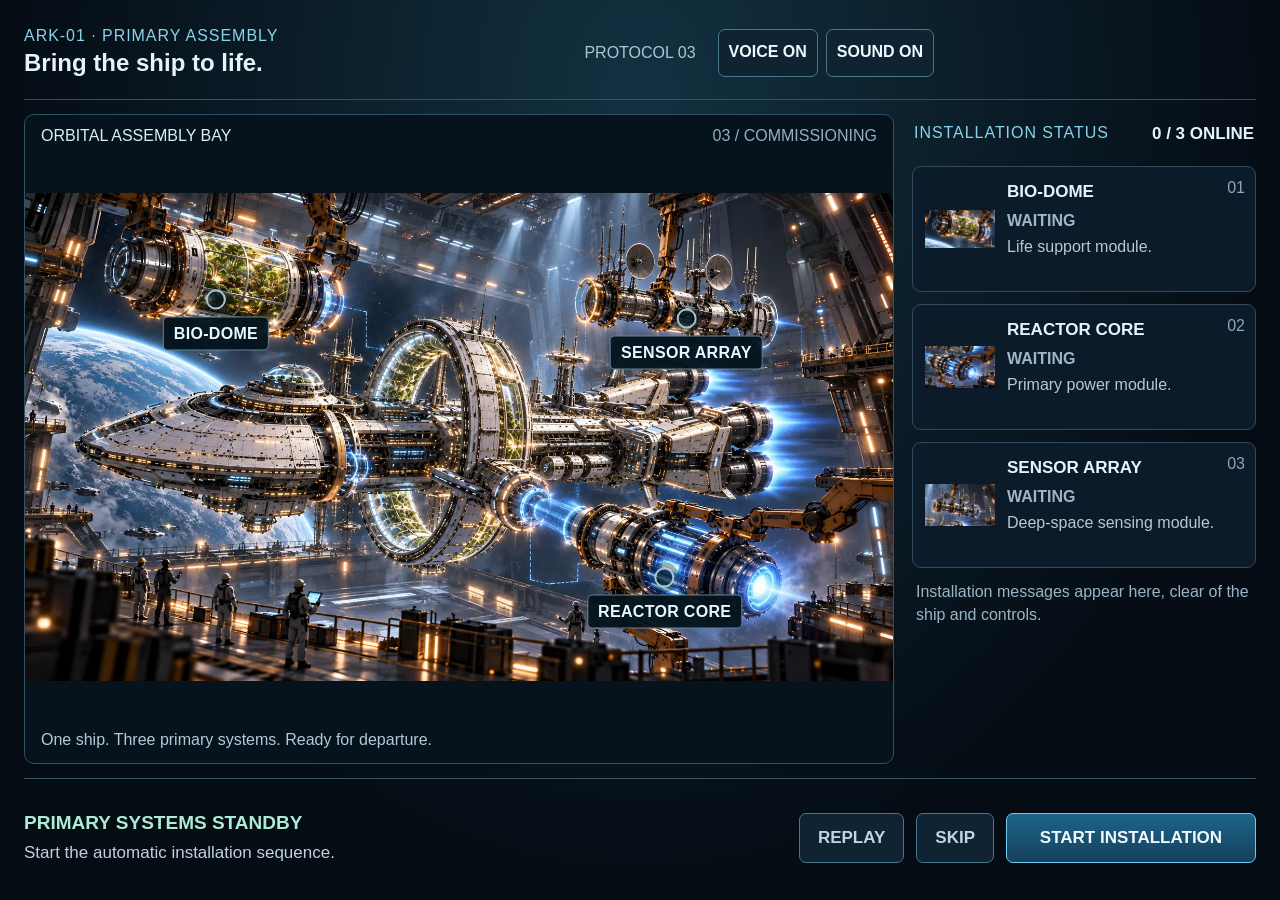
<file: assembly/index.html>
<!doctype html><html lang="en"><head><meta charset="utf-8"><meta name="viewport" content="width=device-width,initial-scale=1"><title>ARK-01 · Primary Assembly</title><link rel="stylesheet" href="preview.css"></head><body>
<header><div><span class="eyebrow">ARK-01 · PRIMARY ASSEMBLY</span><h1>Bring the ship to life.</h1></div><span class="preview-tag">PROTOCOL 03</span><div class="assembly-audio"><button id="audio" aria-pressed="true">VOICE ON</button><button id="sound">SOUND ON</button></div></header>
<main><section class="visual" aria-label="Orbital assembly bay"><div class="scene-caption">ORBITAL ASSEMBLY BAY <span>03 / COMMISSIONING</span></div><div class="image-space"><div class="ship-stage"><img class="ship" src="../assets/images/ark01/ark01-module-bay.webp" alt="ARK-01 in its orbital assembly bay, with Bio-Dome upper left, Sensor Array upper right and Reactor Core lower right"><div class="anchor bio" data-module="0"><i></i><span>BIO-DOME</span></div><div class="anchor reactor" data-module="1"><i></i><span>REACTOR CORE</span></div><div class="anchor sensor" data-module="2"><i></i><span>SENSOR ARRAY</span></div></div></div><div class="visual-caption">One ship. Three primary systems. Ready for departure.</div></section>
<aside aria-label="Installation notifications"><div class="rail-heading"><span class="eyebrow">INSTALLATION STATUS</span><b id="count">0 / 3 ONLINE</b></div><div class="notifications" aria-live="polite" aria-atomic="false">
<article id="notice0" class="notice"><img src="../assets/images/ark01/modules/bio-dome.webp" alt="Bio-Dome module"><div><h2>BIO-DOME</h2><p class="status">WAITING</p><p class="detail">Life support module.</p></div><span class="check" aria-hidden="true">01</span></article>
<article id="notice1" class="notice"><img src="../assets/images/ark01/modules/power-core.webp" alt="Reactor module"><div><h2>REACTOR CORE</h2><p class="status">WAITING</p><p class="detail">Primary power module.</p></div><span class="check" aria-hidden="true">02</span></article>
<article id="notice2" class="notice"><img src="../assets/images/ark01/modules/sensor-array.webp" alt="Sensor module"><div><h2>SENSOR ARRAY</h2><p class="status">WAITING</p><p class="detail">Deep-space sensing module.</p></div><span class="check" aria-hidden="true">03</span></article></div><p id="railNote">Installation messages appear here, clear of the ship and controls.</p></aside></main>
<footer><div class="footer-copy" aria-live="polite"><b id="headline">PRIMARY SYSTEMS STANDBY</b><p id="instruction">Start the automatic installation sequence.</p></div><div class="controls"><button id="replay" class="secondary">REPLAY</button><button id="skip" class="secondary">SKIP</button><button id="action" class="primary">START INSTALLATION</button></div></footer>
<script src="../voices.js"></script><script src="preview.js"></script></body></html>
</file>
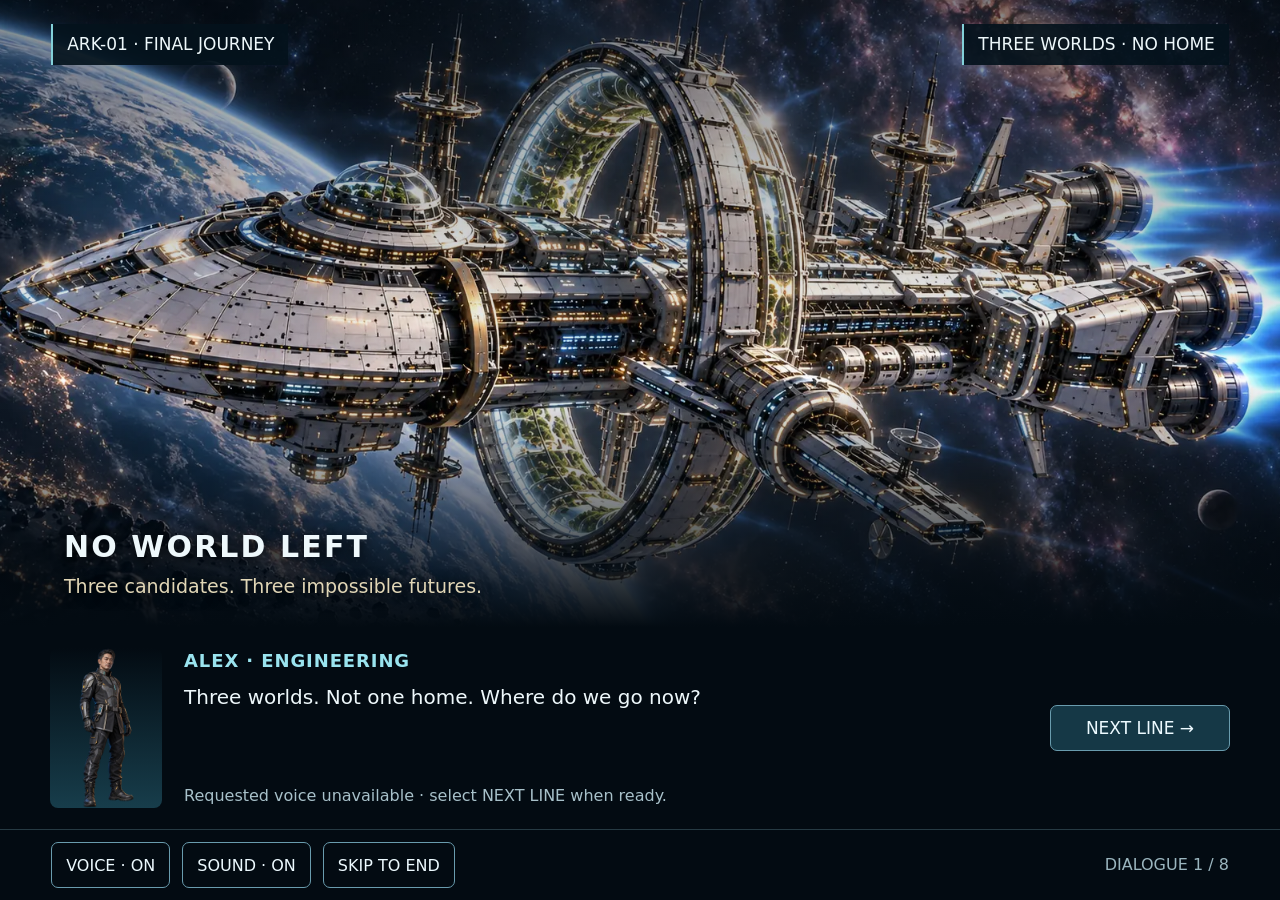
<file: ending/index.html>
<!doctype html><html lang="en"><head><meta charset="utf-8"><meta name="viewport" content="width=device-width,initial-scale=1"><title>ARK-01 · Final Journey</title><link rel="stylesheet" href="preview.css"></head><body>
<main id="film" data-scene="silence"><section class="visual"><img id="scene" src="../assets/images/ark01/ark01-deep-space.webp" alt="ARK-01 in deep space"><div class="shade"></div><div class="atmosphere"></div><div class="rings"><i></i><i></i><i></i></div><header><span>ARK-01 · FINAL JOURNEY</span><span id="stage">THREE WORLDS · NO HOME</span></header><div class="reveal"><h1 id="title">ONE LAST SIGNAL</h1><p id="subtitle">One more signal. One more chance.</p></div></section>
<section class="dialogue"><img id="portrait" src="../captain_marcus.webp" alt="Marcus"><div class="spoken"><div id="speaker">MARCUS · NAVIGATION</div><p id="line" aria-live="polite">Three worlds behind us. None could sustain human life. Then, just as the bridge falls silent, the receiver detects an unidentified signal.</p><span id="status" role="status">Final journey begins…</span></div><nav><span id="play" hidden></span><button id="next" hidden>NEXT LINE →</button><button id="replay" hidden>REPLAY</button><button id="summary" hidden>VIEW JOURNEY SUMMARY</button></nav></section>
<footer><button id="audio">VOICE · ON</button><button id="effects">SOUND · ON</button><button id="skip" hidden>SKIP TO END</button><span id="progress">ARK-01 · FINAL TRANSMISSION</span></footer></main><script src="../voices.js"></script><script src="preview.js"></script></body></html>
</file>
<file: assembly/preview.css>
:root{color-scheme:dark;font-family:Segoe UI,Arial,sans-serif;color:#e5f3fc;background:#050c14;font-size:17px}*{box-sizing:border-box}body{margin:0;height:100dvh;display:grid;grid-template-rows:82px minmax(0,1fr) 104px;gap:14px;padding:18px 24px;background:radial-gradient(ellipse at 50% 10%,#123141,#050c14 70%)}h1,h2,p{margin:0}header{display:flex;align-items:center;gap:22px;border-bottom:1px solid #315365;padding-bottom:12px}header>div{flex:1}h1{font-size:24px;font-weight:650;line-height:1.4}.eyebrow{font-size:16px;letter-spacing:.06em;color:#8ad4e9}.preview-tag{font-size:16px;color:#afc6d1}button{font-family:inherit;font-size:17px;line-height:1.3;font-weight:650;color:#effaff;background:#102332;border:1px solid #49768c;border-radius:7px;padding:13px 18px;min-height:48px;cursor:pointer}button:hover:not(:disabled){background:#24465a;border-color:#91e6ff}button:focus-visible{outline:3px solid #b9f4ff;outline-offset:3px}button:disabled{opacity:.45;cursor:default}main{min-height:0;display:grid;grid-template-columns:minmax(0,1fr) 344px;gap:18px}.visual{min-width:0;min-height:0;display:grid;grid-template-rows:auto minmax(0,1fr) auto;border:1px solid #315165;border-radius:10px;background:#06121c;overflow:hidden}.scene-caption{padding:12px 16px;display:flex;justify-content:space-between;gap:10px;color:#d9eef7;font-size:16px}.scene-caption span{color:#92b0c0}.image-space{min-height:0;min-width:0;display:grid;place-items:center;container-type:size}.ship-stage{position:relative;width:min(100cqw,calc(100cqh * 1672 / 941));aspect-ratio:1672/941;max-width:100%;max-height:100%;isolation:isolate}.ship{display:block;width:100%;height:100%;object-fit:contain}.visual-caption{padding:12px 16px;color:#b2cad8;font-size:16px;line-height:1.4}.anchor{position:absolute;transform:translate(-50%,-50%);display:flex;flex-direction:column;align-items:center;gap:7px;pointer-events:none}.anchor.bio{left:22%;top:26%}.anchor.sensor{left:76.2%;top:30%}.anchor.reactor{left:73.7%;top:83%}.anchor i{display:block;width:20px;height:20px;border:2px solid #a5c5cf;border-radius:50%;background:#051723b8;box-shadow:0 0 0 5px #02121b55}.anchor span{display:block;padding:7px 10px;background:#04131df2;color:#e8f8ff;border:1px solid #638597;border-radius:5px;white-space:nowrap;font-size:16px;font-weight:700;letter-spacing:.02em}.anchor.active i{border-color:#83eaff;background:#63cbe4;animation:beacon 1s ease-in-out infinite}.anchor.active span{border-color:#83eaff}.anchor.done i{background:#82e9b5;border-color:#afffce;box-shadow:0 0 14px #80e5b877}.anchor.done span{color:#b9ffd5;border-color:#64b58f}.anchor.snap{animation:snap .7s ease-out}aside{min-height:0;display:flex;flex-direction:column;gap:12px}.rail-heading{display:flex;flex-wrap:wrap;justify-content:space-between;gap:8px;padding:10px 2px}.rail-heading b{font-size:17px}.notifications{display:grid;gap:12px}.notice{position:relative;display:grid;grid-template-columns:70px minmax(0,1fr);gap:12px;min-height:126px;padding:14px 12px;border:1px solid #334c5d;border-radius:9px;background:#0c1b29}.notice img{width:70px;height:90px;object-fit:contain;align-self:center}.notice h2{font-size:17px;line-height:1.35;padding-right:20px}.notice p{font-size:16px;line-height:1.4}.notice .status{margin:6px 0 4px;color:#9db7c7;font-weight:700}.notice .detail{color:#b5c9d5}.notice .check{position:absolute;right:10px;top:12px;font-size:16px;color:#8ca8b7}.notice.active{border-color:#76d9ed;background:#112c3b;box-shadow:inset 3px 0 #7ce0ee}.notice.active .status{color:#9aefff}.notice.done{border-color:#528875;background:#102b2b}.notice.done .status,.notice.done .check{color:#afffd0}.notice.reveal{animation:noticeIn .4s ease-out}#railNote{font-size:16px;line-height:1.45;color:#9ab5c5;padding:0 4px}footer{display:flex;align-items:center;gap:20px;border-top:1px solid #365565;padding:15px 0 0;min-width:0}.footer-copy{flex:1;min-width:0}.footer-copy b{font-size:19px;color:#adebd4}.footer-copy p{font-size:17px;line-height:1.4;color:#bfd2de;margin-top:7px}.controls{display:flex;align-items:center;gap:12px;flex-shrink:0}.primary{min-width:250px;background:linear-gradient(#1e6488,#16415d);border-color:#70c9f0}.secondary{color:#bed5e3}.primary:hover:not(:disabled){background:#297299}@keyframes beacon{50%{box-shadow:0 0 0 9px #6ce9ff28,0 0 22px #94f2ff}}@keyframes snap{50%{filter:brightness(1.8)}}@keyframes noticeIn{from{opacity:.45;transform:translateY(7px)}to{opacity:1;transform:none}}@media(max-height:820px){body{grid-template-rows:66px minmax(0,1fr) 88px;padding:12px 18px;gap:10px}.notice{min-height:114px;padding:10px}.notice img{height:78px}aside{gap:9px}.notifications{gap:10px}.rail-heading{padding:5px 2px}.visual-caption{padding:8px 14px}.scene-caption{padding:9px 14px}h1{font-size:22px}}@media(max-width:1100px){main{grid-template-columns:minmax(0,1fr) 310px;gap:12px}.preview-tag{display:none}.notice{grid-template-columns:56px minmax(0,1fr);gap:8px}.notice img{width:56px}.controls{gap:8px}.primary{min-width:210px}button{padding:12px}.scene-caption span{display:none}}@media(max-width:760px){body{height:auto;min-height:100dvh;grid-template-rows:auto auto auto;padding:12px}main{grid-template-columns:1fr}.image-space{height:50vw;min-height:200px}.ship-stage{width:100%;height:auto}.notifications{grid-template-columns:1fr}footer{flex-wrap:wrap}.controls{flex-wrap:wrap}#railNote{display:none}.notice{min-height:100px}}@media(prefers-reduced-motion:reduce){*{animation:none!important}}

.assembly-audio{display:flex;gap:8px}.assembly-audio button{font-size:16px;padding:8px 10px}

/* Installation flash is committed by speech onstart, not by the waiting state. */
.anchor.active i{animation:none;background:#102937;box-shadow:none}
</file>
<file: ending/preview.css>
*{box-sizing:border-box}body{margin:0;background:#030b12;color:#eef8fb;font:18px/1.45 system-ui,-apple-system,Segoe UI,sans-serif}button{font:600 17px/1.3 inherit;font-family:inherit;font-size:17px;cursor:pointer;color:#edfaff;border:1px solid #699cae;border-radius:7px;background:#153846;padding:12px 20px;min-height:46px}button:hover{background:#215263}button:focus-visible{outline:3px solid #f0d395;outline-offset:3px}[hidden]{display:none!important}#film{height:100dvh;min-height:620px;display:grid;grid-template-rows:minmax(240px,1fr) auto auto;overflow:hidden}.visual{position:relative;overflow:hidden;background:#030910}.visual>img{width:100%;height:100%;object-fit:cover;object-position:center 45%;animation:drift 24s ease-out both}.shade,.atmosphere{position:absolute;inset:0;pointer-events:none}.shade{background:linear-gradient(0deg,#030b12 0%,transparent 40%,#030b1280)}header{position:absolute;top:24px;left:4%;right:4%;display:flex;justify-content:space-between;gap:16px;font-size:17px}header span{padding:8px 14px;background:#04121ce8;border-left:2px solid #83d0d9}.reveal{position:absolute;left:5%;bottom:26px;text-shadow:0 2px 15px #000}h1{font-size:30px;line-height:1.2;margin:0 0 8px;letter-spacing:.07em}.reveal p{margin:0;font-size:19px;color:#e1d6b6}.dialogue{width:min(1180px,94%);margin:auto;display:grid;grid-template-columns:112px minmax(0,1fr) 180px;gap:22px;align-items:center;padding:16px 0;min-height:202px}.dialogue>img{width:112px;height:160px;object-fit:contain;object-position:bottom;background:linear-gradient(0deg,#173d4b,transparent);border-radius:8px}#speaker{font-weight:700;letter-spacing:.05em;color:#9ae4ef;font-size:18px}#line{font-size:20px;line-height:1.5;margin:8px 0 10px;max-width:830px;min-height:90px}#status{color:#a8c1ca;font-size:16px}nav{display:grid;gap:10px}footer{border-top:1px solid #263a43;padding:12px 4%;display:flex;gap:12px;align-items:center;font-size:16px;color:#9bb6bf}footer button{background:transparent;font-size:16px;padding:8px 14px}#progress{margin-left:auto}.rings{display:none;position:absolute;width:150px;height:150px;left:45%;top:37%;pointer-events:none}.rings i{position:absolute;inset:0;border:1px solid #a4eeee;border-radius:50%;animation:wave 3s linear infinite}.rings i:nth-child(2){animation-delay:1s}.rings i:nth-child(3){animation-delay:2s}[data-scene="signal"] .rings,[data-scene="readings"] .rings{display:block}[data-scene="earth"] .visual>img{animation:earthReveal 2.8s ease-out both}[data-scene="earth"] .atmosphere,[data-scene="home"] .atmosphere{background:radial-gradient(ellipse at 70% 30%,#e8d2a540,transparent 65%);animation:light 4s both}[data-scene="earth"] .reveal{animation:light 1s .7s both}[data-scene="match"] .visual>img{filter:brightness(.45)}@keyframes earthReveal{from{transform:scale(1.07);filter:brightness(.12)}to{transform:scale(1);filter:brightness(1.08)}}@keyframes drift{from{transform:scale(1)}to{transform:scale(1.045)}}@keyframes wave{0%{transform:scale(.2);opacity:0}20%{opacity:.8}100%{transform:scale(2.2);opacity:0}}@keyframes light{from{opacity:0}to{opacity:1}}@media(max-width:800px){.dialogue{grid-template-columns:80px 1fr;gap:12px}.dialogue>img{width:80px;height:126px}.dialogue nav{grid-column:1/-1;display:flex}#line{font-size:18px;min-height:0}header{font-size:16px;flex-wrap:wrap}.reveal{bottom:14px}h1{font-size:25px}footer{flex-wrap:wrap}#progress{display:none}}@media(prefers-reduced-motion:reduce){*{animation:none!important;transition:none!important}}
</file>
